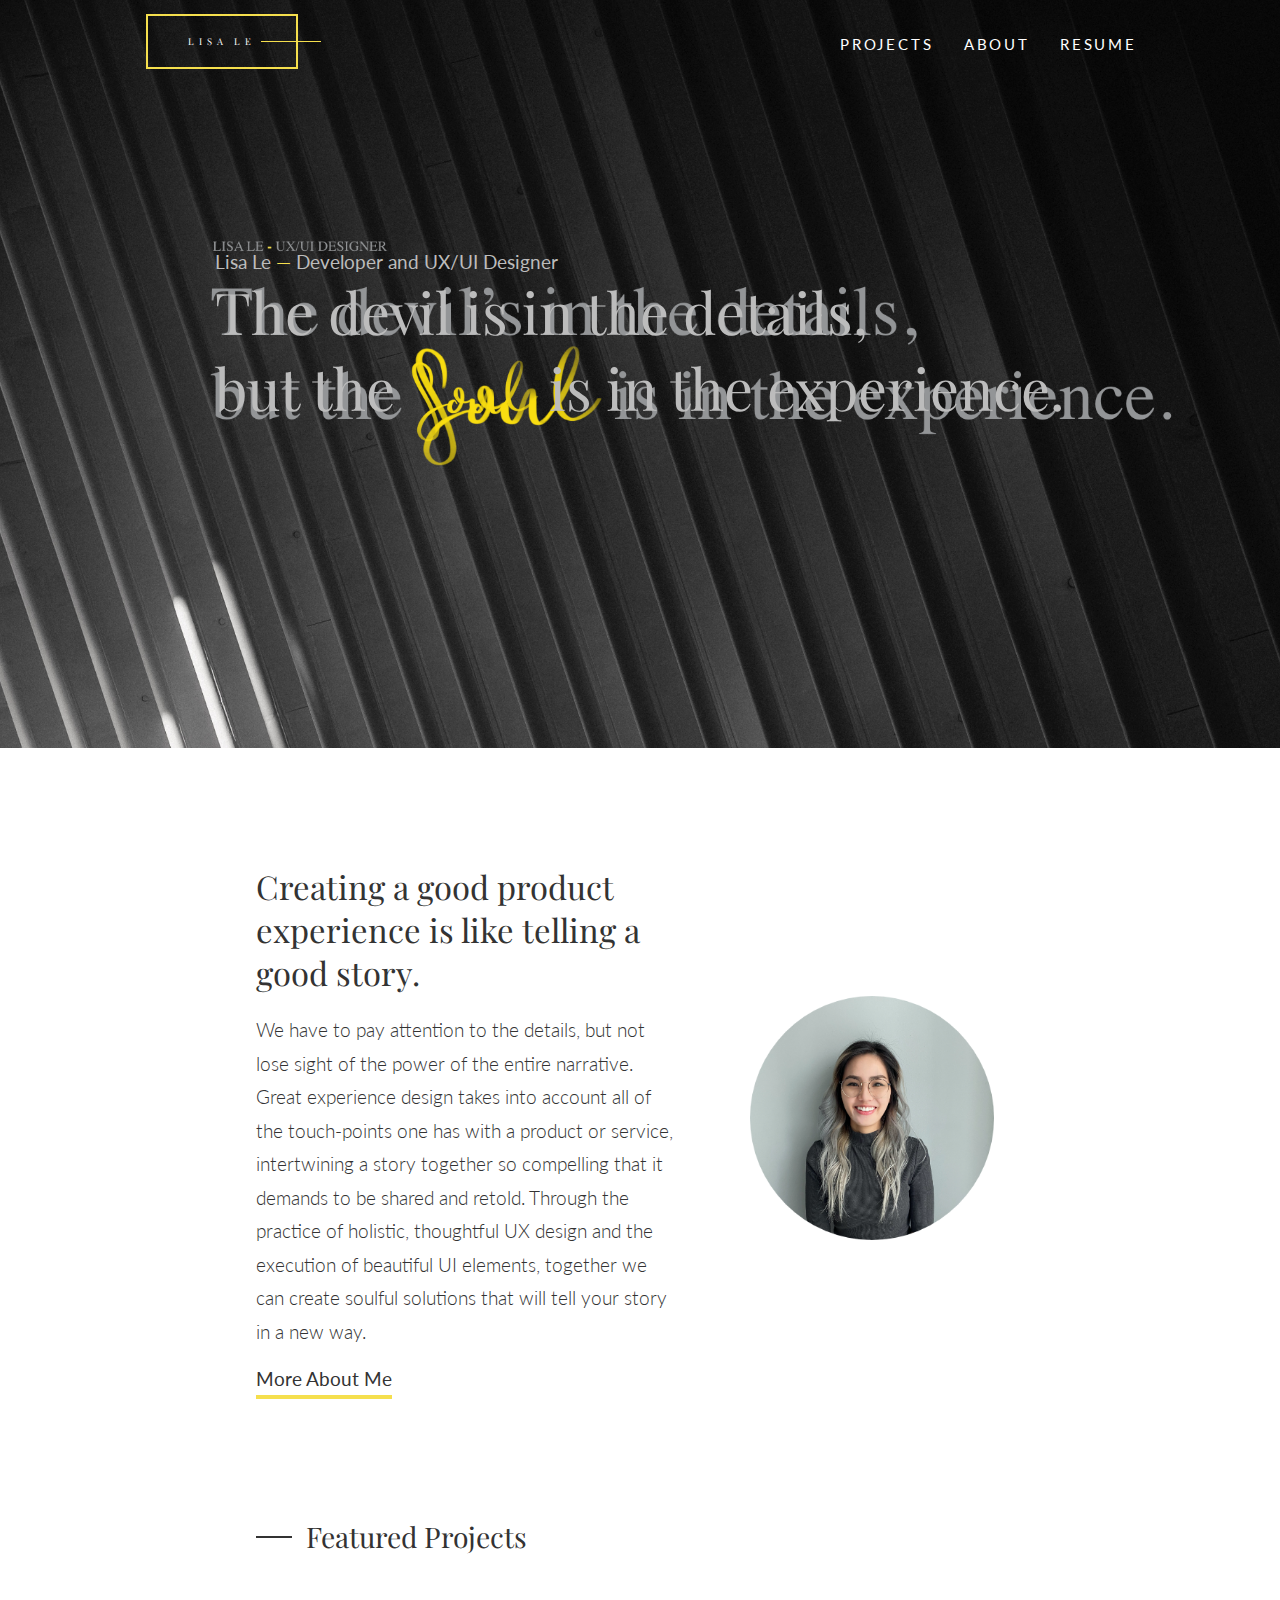
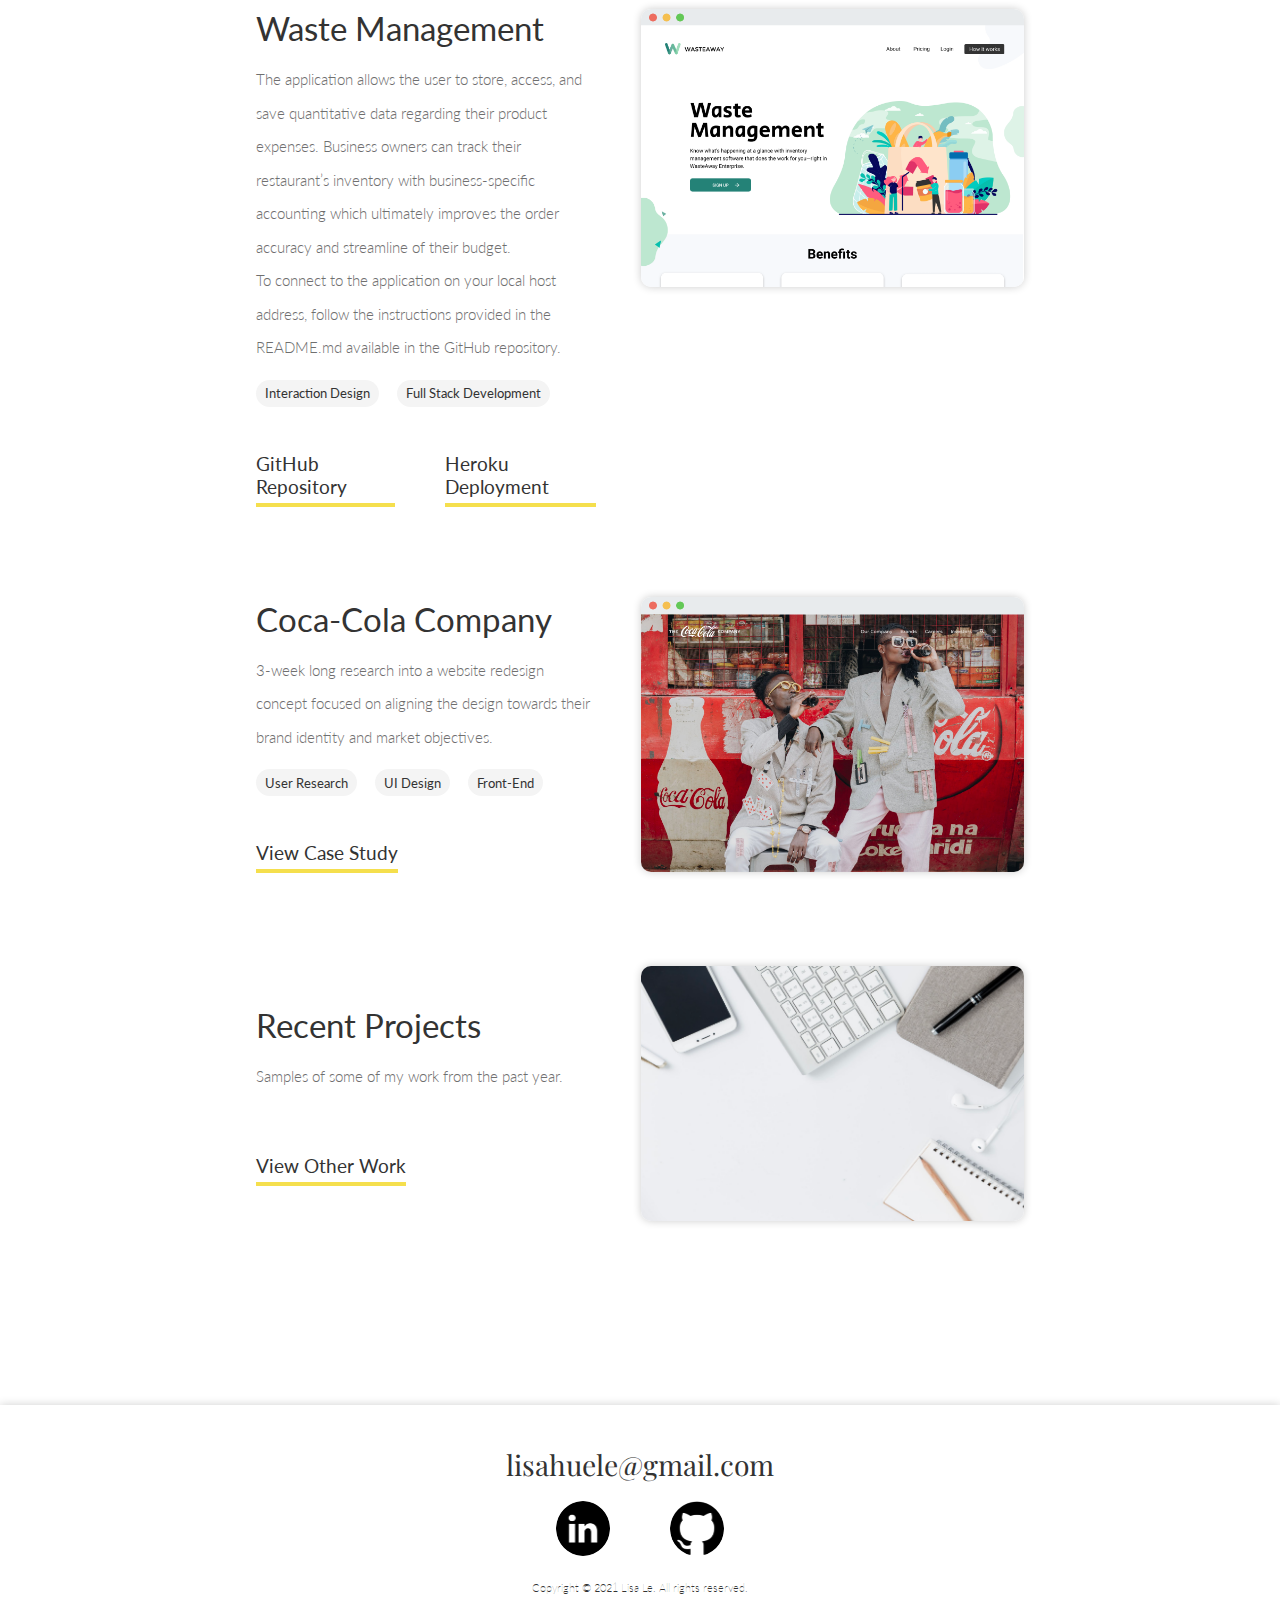
<file: index.html>
<!DOCTYPE html>
<html>
 <head>
     <link href="css/style.css" rel="stylesheet" type="text/css">
     <meta name="viewport" content="width=device-width,initial-scale=1.0">
     <link rel="preconnect" href="https://fonts.gstatic.com">
    <link href="https://fonts.googleapis.com/css2?family=Lato&display=swap" rel="stylesheet">
    <link href="https://fonts.googleapis.com/css2?family=Playfair+Display&display=swap" rel="stylesheet">

  
    <title>Lisa Le</title>
 </head>
<body>


<!--Hero Section-->
<div class="heroImage">
    <div class="heroText">
        <div>Lisa Le <span style="color:#f5df4d">&#8212</span> Developer and UX/UI Designer</div>     
        <h1>The devil is in the details,<br>but the
            &nbsp;&nbsp;&nbsp;&nbsp;&nbsp;&nbsp;&nbsp;&nbsp;&nbsp;
            is in the experience.</h1>
            <img id="image" src="Images/Soul.png">
    </div>

<!--Top Navigation-->
    <header class="header">
        <ul >
            <li><a class="scrollWork scrollHit" href="projects.html">PROJECTS</a></li>
            <li><a class="scrollHit" href="aboutMe.html">ABOUT</a></li>
            <li><a class="scrollHit" href="Resume/LisaLeResume.pdf" target="_blank">RESUME</a></li>
          </ul>

<!--LOGO sliced button-->
        <div id="navigation" class="logo">
            <a class="slice" href="index.html">
                <div class="top"><span>Lisa Le</span></div>
                <div class="bottom"><span>Lisa Le</span></div>
            </a>
        </div>
</header>
</div>

<!------------------- About Me ------------------->
<section id="profile">

<div class="aboutMe">
        <h2>Creating a good product experience is like telling a good story.</h2>
        <p>We have to pay attention to the details, but not lose sight of the power of the entire narrative. Great experience design takes into account all of the touch-points one has with a product or service, intertwining a story together so compelling that it demands to be shared and retold. Through the practice of holistic, thoughtful UX design and the execution of beautiful UI elements, together we can create soulful solutions that will tell your story in a new way.</p>
    <div class="aboutMe-child">
        <a class="link" href="aboutMe.html">More About Me</a>
    </div>
</div>
<div class="profileimg">
    <img src="Images/Lisa.png">
</div>
</section>

<section id="work">
    <div class="work-title">
        <h3>Featured Projects</h3>
    </div>

    <div class="work-container"> <!--Beats & Bops-->
        <div class="content-child">
            <h6>Waste Management</h6>
            <p>The application allows the user to store, access, and save quantitative data regarding their product expenses. Business owners can track their restaurant’s inventory with business-specific accounting which ultimately improves the order accuracy and streamline of their budget.
            <br>To connect to the application on your local host address, follow the instructions provided in the README.md available in the GitHub repository.
            </p>
            <div class="role-container">
                <div class="role">Interaction Design</div>
                <div class="role">Full Stack Development</div>
            </div>
            <div class="aboutMe-child">
            <a class="link" href="https://github.com/Group05-Project02/waste-management.git" target="_blank">GitHub Repository</a>
            <a class="link" href="https://waste-management-project2.herokuapp.com/" target="_blank">Heroku Deployment</a>
            </div>
        </div>
    
            <div class="work-child">
                <a href="https://waste-management-project2.herokuapp.com/"><img class="work-img" src="Images/wastemanagement.png" alt="Waste Management"></a>
            </div>
    </div>

    <div class="work-container"> <!--Coca Cola-->
        <div class="content-child">
            <h6>Coca-Cola Company </h6>
            <p>3-week long research into a website redesign concept focused on aligning the design towards their brand identity and market objectives.</p>
            <div class="role-container">
                <div class="role">User Research</div>
                <div class="role">UI Design</div>
                <div class="role">Front-End</div>
            </div>
            <a class="link" href="coca-cola.html">View Case Study</a>
        </div>
    
            <div class="work-child">
                <a href="coca-cola.html"><img class="work-img" src="Images/CocaCola.png" alt="Coca Cola Case Study"></a>
            </div>
    </div>

    <div class="work-container"> <!--Coca Cola-->
        <div class="content-child">
            <h6>Recent Projects </h6>
            <p>Samples of some of my work from the past year.</p>
            <div class="role-container">
                
            </div>
            <a class="link" href="coca-cola.html">View Other Work</a>
        </div>
    
        <div class="work-child">
            <a href="coca-cola.html"><img class="work-img" src="Images/more-projects.png" alt="More Projects"></a>
        </div>
    </div>
</section>

<!--footer-->
<footer>
    <div class="footerContainer">
        <div class="contact">
            <h1>lisahuele@gmail.com</h1>
        </div>
        <div class="social">
            <a href="https://www.linkedin.com/in/lisahuelee/" target="_blank"><img src="Images/LinkedIn-Logo.png" alt="LinkedIn"></a>
            <a href="https://github.com/lisahuele" target="_blank"><img src="Images/GitHub-Logo.png" alt="GitHub"></a>
        </div>
        <p class="copyRight">Copyright © 2021 Lisa Le. All rights reserved.</p>
    </div>
</footer>



<!-- script tag to jQuery -->
<script src="https://code.jquery.com/jquery-3.4.1.min.js"></script>
<script src="js/index.js"></script>


</body>
</html>
</file>
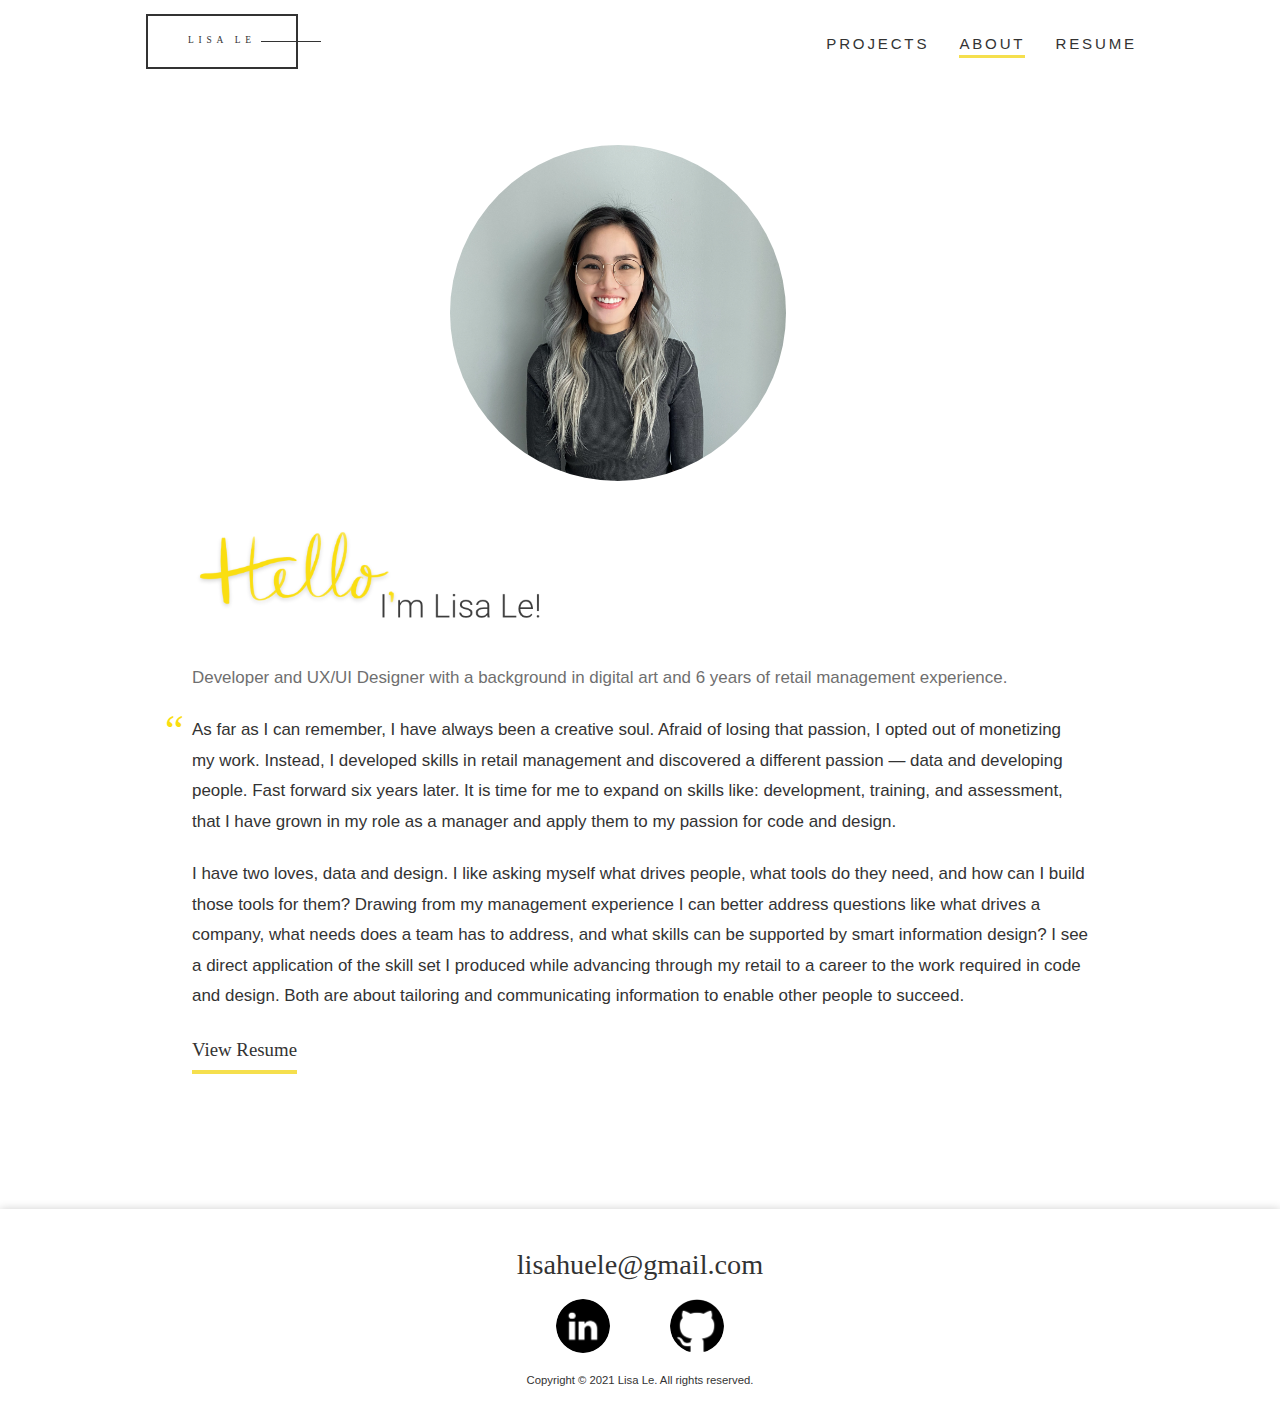
<file: aboutMe.html>
<!DOCTYPE html>
<html>
 <head>
     <link href="css/style.css" rel="stylesheet" type="text/css">
    <link href="css/aboutme.css" rel="stylesheet" type="text/css">     

    <title>Lisa Le - About Me</title>
 </head>
<body>

<!--Top Navigation-->
<header class="header">
    <ul>
        <li><a href="projects.html">PROJECTS</a></li>
        <li><a class="aboutNav" href="#">ABOUT</a></li>
        <li><a href="Resume/LisaLeResume.pdf" target="_blank">RESUME</a></li>
    </ul>

<!--LOGO sliced button-->
    <div id="navigation" class="logo">
        <a class="slice" href="index.html">
            <div class="top"><span>Lisa Le</span></div>
            <div class="bottom"><span>Lisa Le</span></div>
        </a>
    </div>
</header>

<!--content-->
<section class="about">
    <div class="contentLeft">
        <img class="profileimg" src="Images/Lisa.png">
        <!-- <h3 >Sharing the space :)</h3>
        <p>There are a ton of people in the creative space and I’d like to share with you a few of my favourites!</p>
        <div class="creatives-container">
            <div class="infobox">
                <a href="https://youtu.be/0snNB1yS3IE" target="_blank"><img class="creatives" src="Images/Sarah Kay.png"></a>
                <span class="infobox-text"><span class="bold">Sarah Kay:</span><br>Spoken Word Poet</span>
            </div>
            <div class="infobox">
                <a href="https://www.behance.net/FeliciaChiao" target="_blank"><img class="creatives" src="Images/FeliciaChiao.png"></a>
                <span class="infobox-text"><span class="bold">Felicia Chiao:</span><br>Industrial Designer & Illustrator</span>
            </div>
            <div class="infobox">
                <a href="https://open.spotify.com/artist/5cIc3SBFuBLVxJz58W2tU9?si=Yd5WCf1zQsea6vlKnUvvew" target="_blank"><img class="creatives" src="Images/OhWonder.png"></a>
                <span class="infobox-text"><span class="bold">Oh Wonder:</span><br>London-based alt-pop duo</span>
            </div>
        </div> -->
    </div>
    
    <div class="contentRight">
        <img class="hello" src="Images/Hello.png">
        <p class="sub">Developer and UX/UI Designer with a background in digital art and 6 years of retail management experience.</p>
        <p class="quote">As far as I can remember, I have always been a creative soul. Afraid of losing that passion, I opted out of monetizing my work. Instead, I developed skills in retail management and discovered a different passion — data and developing people. Fast forward six years later. It is time for me to expand on skills like: development, training, and assessment, that I have grown in my role as a manager and apply them to my passion for code and design.
        </p>
        <p>I have two loves, data and design. I like asking myself what drives people, what tools do they need, and how can I build those tools for them? Drawing from my management experience I can better address questions like what drives a company, what needs does a team has to address, and what skills can be supported by smart information design? I see a direct application of the skill set I produced while advancing through my retail to a career to the work required in code and design. Both are about tailoring and communicating information to enable other people to succeed.
        </p> 
        <a class="link" href="Resume/LisaLeResume.pdf" target="_blank">View Resume</a> 
    </div>
</section>

<!--footer-->
<footer>
    <div class="footerContainer">
        <div class="contact">
            <h1>lisahuele@gmail.com</h1>
        </div>
        <div class="social">
            <a href="https://www.linkedin.com/in/lisahuelee/" target="_blank"><img src="Images/LinkedIn-Logo.png" alt="LinkedIn"></a>
            <a href="https://github.com/lisahuele" target="_blank"><img src="Images/GitHub-Logo.png" alt="GitHub"></a>
        </div>
        <p class="copyRight">Copyright © 2021 Lisa Le. All rights reserved.</p>
    </div>
</footer>

<!-- script tag to jQuery -->
<script src="https://code.jquery.com/jquery-3.4.1.min.js"></script>
<script src="js/index.js"></script>

</body>
</html>
</file>
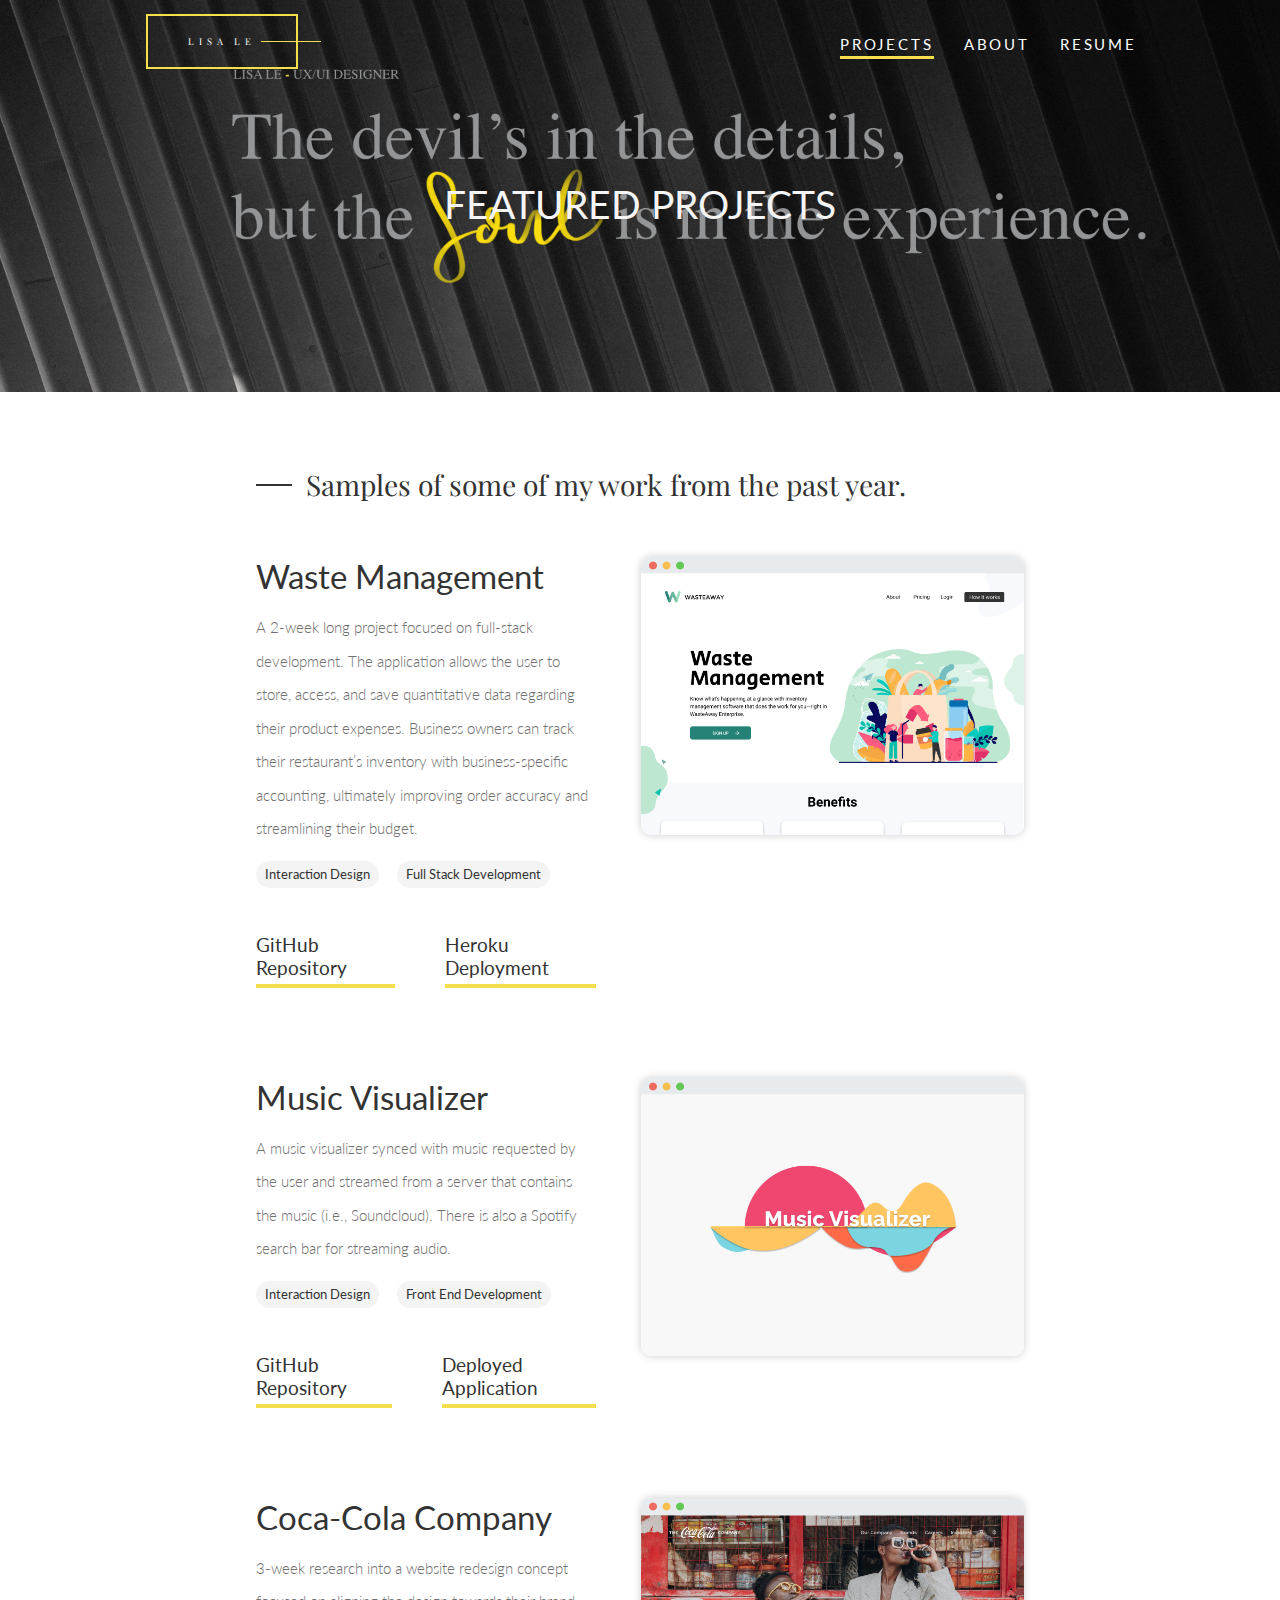
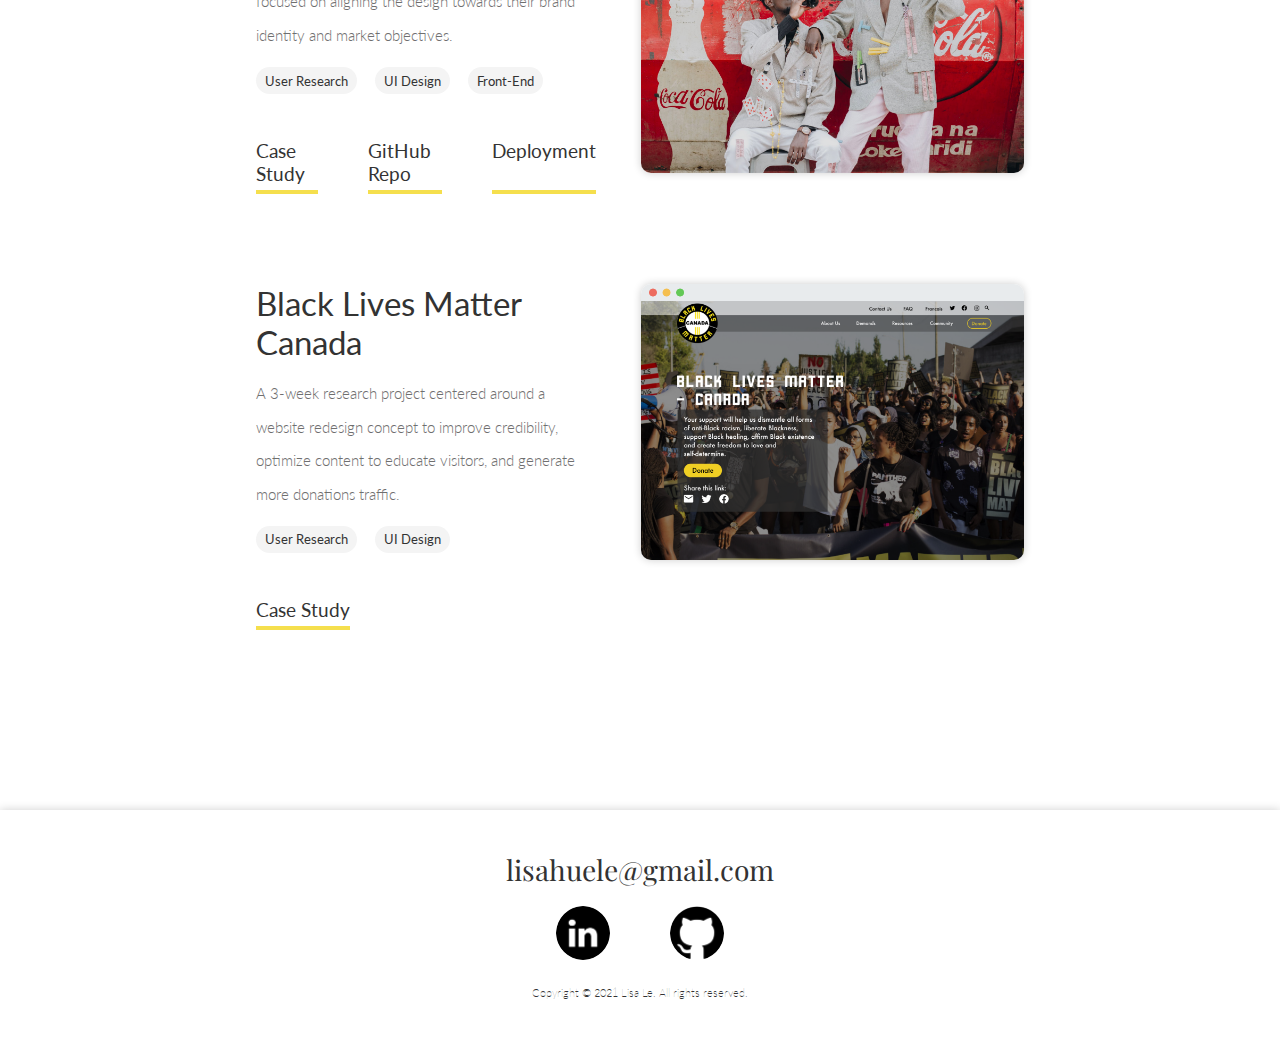
<file: projects.html>
<!DOCTYPE html>
<html>
 <head>
     <link href="css/style.css" rel="stylesheet" type="text/css">
     <link href="css/projects.css" rel="stylesheet" type="text/css">
     <meta name="viewport" content="width=device-width,initial-scale=1.0">
     <link rel="preconnect" href="https://fonts.gstatic.com">
    <link href="https://fonts.googleapis.com/css2?family=Lato&display=swap" rel="stylesheet">
    <link href="https://fonts.googleapis.com/css2?family=Playfair+Display&display=swap" rel="stylesheet">

  
    <title>Lisa Le</title>
 </head>
<body>


<!--Hero Section-->
<div class="heroImage">   
        <h1>Featured Projects</h1>

<!--Top Navigation-->
    <header class="header">
        <ul >
            <li><a class="scrollWork scrollHit project-nav" href="projects.html">PROJECTS</a></li>
            <li><a class="scrollHit" href="aboutMe.html">ABOUT</a></li>
            <li><a class="scrollHit" href="Resume/LisaLeResume.pdf" target="_blank">RESUME</a></li>
          </ul>

<!--LOGO sliced button-->
        <div id="navigation" class="logo">
            <a class="slice" href="index.html">
                <div class="top"><span>Lisa Le</span></div>
                <div class="bottom"><span>Lisa Le</span></div>
            </a>
        </div>
</header>
</div>

<!------------------- Work ------------------->
<section id="work">
    <div class="work-title">
        <h3>Samples of some of my work from the past year.</h3>
    </div>

    <div class="work-container"> <!--Waste Management-->
        <div class="content-child">
            <h6>Waste Management</h6>
            <p>A 2-week long project focused on full-stack development. The application allows the user to store, access, and save quantitative data regarding their product expenses. Business owners can track their restaurant’s inventory with business-specific accounting, ultimately improving order accuracy and streamlining their budget.
            </p>
            <div class="role-container">
                <div class="role">Interaction Design</div>
                <div class="role">Full Stack Development</div>
            </div>
            <div class="aboutMe-child">
            <a class="link" href="https://github.com/Group05-Project02/waste-management.git" target="_blank">GitHub Repository</a>
            <a class="link" href="https://waste-management-project2.herokuapp.com/" target="_blank">Heroku Deployment</a>
            </div>
        </div>
    
            <div class="work-child">
                <a href="https://waste-management-project2.herokuapp.com/"><img class="work-img" src="Images/wastemanagement.png" alt="Waste Management"></a>
            </div>
    </div>

    <div class="work-container"> <!--Beats & Bops-->
        <div class="content-child">
            <h6>Music Visualizer</h6>
            <p>A music visualizer synced with music requested by the user and streamed from a server that contains the music (i.e., Soundcloud). There is also a Spotify search bar for streaming audio. 
            </p>
            <div class="role-container">
                <div class="role">Interaction Design</div>
                <div class="role">Front End Development</div>
            </div>
            <div class="aboutMe-child">
            <a class="link" href="https://github.com/uotgroup3/beats-and-bops" target="_blank">GitHub Repository</a>
            <a class="link" href="https://uotgroup3.github.io/beats-and-bops/" target="_blank">Deployed Application</a>
            </div>
        </div>
    
            <div class="work-child">
                <a href="https://uotgroup3.github.io/beats-and-bops/"><img class="work-img" src="Images/music-visualizer.png" alt="Music Visualizer"></a>
            </div>
    </div>

    <div class="work-container"> <!--Coca Cola-->
        <div class="content-child">
            <h6>Coca-Cola Company </h6>
            <p>3-week research into a website redesign concept focused on aligning the design towards their brand identity and market objectives.</p>
            <div class="role-container">
                <div class="role">User Research</div>
                <div class="role">UI Design</div>
                <div class="role">Front-End</div>
            </div>
            <div class="aboutMe-child">
                <a class="link" href="coca-cola.html">Case Study</a>
                <a class="link" href="https://github.com/cocacolay/coca-colacompany.git" target="_blank">GitHub Repo</a>
                <a class="link" href="https://cocacolay.github.io/coca-colacompany/" target="_blank">Deployment</a>
            </div>
        </div>
    
            <div class="work-child">
                <a href="coca-cola.html"><img class="work-img" src="Images/CocaCola.png" alt="Coca Cola Case Study"></a>
            </div>
    </div>

    <div class="work-container"> <!--BLM -->
        <div class="content-child">
            <h6>Black Lives Matter Canada</h6>
            <p>A 3-week research project centered around a website redesign concept to improve credibility, optimize content to educate visitors, and generate more donations traffic.</p>
            <div class="role-container">
                <div class="role">User Research</div>
                <div class="role">UI Design</div>
            </div>
            <a class="link" href="blm.html">Case Study</a>
        </div>
    
            <div class="work-child">
                <a href="blm.html"><img class="work-img" src="Images/BLM.png" alt="Black Lives Matter Canada Case Study"></a>
            </div>
    </div>
</section>

<!--footer-->
<footer>
    <div class="footerContainer">
        <div class="contact">
            <h1>lisahuele@gmail.com</h1>
        </div>
        <div class="social">
            <a href="https://www.linkedin.com/in/lisahuelee/" target="_blank"><img src="Images/LinkedIn-Logo.png" alt="LinkedIn"></a>
            <a href="https://github.com/lisahuele" target="_blank"><img src="Images/GitHub-Logo.png" alt="GitHub"></a>
        </div>
        <p class="copyRight">Copyright © 2021 Lisa Le. All rights reserved.</p>
    </div>
</footer>

<!-- script tag to jQuery -->
<script src="https://code.jquery.com/jquery-3.4.1.min.js"></script>
<script src="js/index.js"></script>

</body>
</html>
</file>
<file: css/style.css>
* {
    box-sizing: border-box;
}

body, html {
    min-height: 100%;
    width: 100%;
    margin:0;
    padding: 0;
}

body {
    font-family: 'Lato', sans-serif;
    margin: 0;
    font-size: calc(15px + 0.3vw);
    background-color: white;
    position: relative;
    color: #333333;
}

/*Text*/
h1 {
    font-family: 'Playfair Display', serif;
    font-size: calc(20px + 1.5vw);
    font-weight: normal;
    color: #333; 
}

h2 {
    font-family: 'Playfair Display', serif;
    font-weight: normal;
    font-size: calc(20px + 1vw);
}

h3  {
    font-family: 'Playfair Display', serif;
    font-weight: normal;
    font-size: 1.5em;
    margin-bottom: 1vh;
}

h4 {
    font-family: 'Lato', sans-serif;
    font-weight: normal;
    font-size: 1.5em;
}

h5 {
    font-family: 'Lato', sans-serif;
    font-weight: lighter;
    font-size: calc(20px + 1vw);
}

h6 {
    font-family: 'Lato', sans-serif;
    font-weight: normal;
    font-size: calc(20px + 1vw);
    margin: 0;
}

p {
    line-height: calc(20px + 1.5vh);
    font-weight: 300;
}

.bold {
    font-weight: bold;
}
/*----------Hero Section-------------*/
.heroImage {
    background-image: url("../Images/Hero.png");
    height: calc(300px + 35vw);
    background-position: center;
    background-repeat: no-repeat;
    background-size: cover;
    position: relative;
}

.heroText {
    text-align: left;
    position: absolute;
    top: 45%;
    left: 50%;
    transform: translate(-50%, -50%);
    padding-top: 0px;
}
.heroText div {
    margin: 0;
    font-family: 'Lato', sans-serif;
    font-weight: normal;
    font-size: calc(15px + 0.3vw);
    color: #BCBCBC;
    text-transform: none;
    white-space: nowrap;
}
.heroText h1 {
    margin: 0;
    font-size: 4.5vw;
    font-weight: normal;
    color: #BCBCBC;
    white-space: nowrap;
}
#image {
    position: absolute;
    padding: 0%;
    top: 63%;
    left: 23%;
    width: 10vw;
    height: auto;
}

/*Navigation*/
.header {
    width: 100%;
    height: 100px;
    font-family: 'Lato', sans-serif;
    font-weight: normal;
    letter-spacing: 0.15em;
}

ul { 
    float: right;
    padding-top: 5px;
    padding-right: 10%; 
    list-style: none; 
    display: table;
    width: 10%;
    text-align: center;
  }

li { 
    display: table-cell; 
    position: relative; 
    padding: 0.75em 1em;
    font-size: 0.8em;
    color: white;
  }
  
a {
    text-decoration: none;
    color: white;
    display: inline-block;
    position: relative;
  }

 a:hover {
     color: #F5DF4D;
 } 

a:active, a:focus {
    outline: none;
}

 @media (max-width: 980px) {
    .header {
        height: 150px; }
    ul {
        float: none;
        position: relative;
        top: 20%;
        left: 50%;
        transform: translate(-50%, -50%);
        padding-right: 0;

    }
    #navigation {
        float: none;
        position: relative;
        top: 20%;
        left: 50%;
        transform: translate(-50%, -50%);
    }
  }

/*LOGO sliced button*/
#navigation {
    font-family: 'Playfair Display', serif;
    float: left;
    font-size: 0.5em;
    padding-left: 5%;
    padding-top: 1.5em;
    padding-bottom: 1.5em;
    width: 400px;
    display: table;
    text-align: center;
}
.logo {
    text-transform: uppercase;
    text-decoration: none;
    display: inline-block;
    padding: 15px 20px;
    position: relative;
}

.slice {
    padding: 1.2rem 2.5rem;
    border: 2px solid #F5DF4D;
    text-decoration: none;
    color: white;
    border-radius: 0rem;
    letter-spacing: 0.3rem;
    position: relative;
    -webkit-transition: all 70ms cubic-bezier(0.890,0,0.014,1);/*older webkit*/
    -webkit-transition: all 70ms cubic-bezier(0.890, 0, 0.170,0.140, 1.225);
    -moz-transition: all 70ms cubic-bezier(0.890, -0.170, 0.140, 1.225); 
    -o-transition: all 800ms cubic-bezier(0.890, -0.170, 0.140, 1.225); 
    transition: all 800ms cubic-bezier(0.890, -0.170, 0.140, 1.225); /* custom */
    -webkit-transition-timing-function: cubic-bezier(0.890, 0, 0.140, 1); /* older webkit */
    -webkit-transition-timing-function: cubic-bezier(0.890, -0.170, 0.140, 1.225); 
    -moz-transition-timing-function: cubic-bezier(0.890, -0.170, 0.140, 1.225); 
    -o-transition-timing-function: cubic-bezier(0.890, -0.170, 0.140, 1.225); 
    transition-timing-function: cubic-bezier(0.890, -0.170, 0.140, 1.225); /* custom */ 
}

.slice .top {
    position: relative;
    height: 6px;
    text-decoration: none;
    color: white;
    overflow: hidden;
    top: 0;
    -webkit-transition: all 200ms cubic-bezier(1.000, 0, 0.025, 1); /* older webkit */
    -webkit-transition: all 200ms cubic-bezier(1.000, -0.055, 0.025, 1.040); 
    -moz-transition: all 200ms cubic-bezier(1.000, -0.055, 0.025, 1.040); 
    -o-transition: all 200ms cubic-bezier(1.000, -0.055, 0.025, 1.040); 
    transition: all 200ms cubic-bezier(1.000, -0.055, 0.025, 1.040); /* custom */
    
    -webkit-transition-timing-function: cubic-bezier(1.000, 0, 0.025, 1); /* older webkit */
    -webkit-transition-timing-function: cubic-bezier(1.000, -0.055, 0.025, 1.040); 
    -moz-transition-timing-function: cubic-bezier(1.000, -0.055, 0.025, 1.040); 
    -o-transition-timing-function: cubic-bezier(1.000, -0.055, 0.025, 1.040); 
    transition-timing-function: cubic-bezier(1.000, -0.055, 0.025, 1.040); /* custom */
      
    -webkit-transition-delay:0.25s;     
    -moz-transition-delay: 0.25s; 
    -ms-transition-delay: 0.25s;     
    -o-transition-delay: 0.25s;     
    transition-delay: 0.25s;
}
 
.slice .bottom {
    position: relative;
    color: white;
    height: 6px;
    overflow: hidden;
    text-decoration: none;
    bottom: 0;
    -webkit-transition: all 200ms cubic-bezier(1.000, 0, 0.025, 1); /* older webkit */
    -webkit-transition: all 200ms cubic-bezier(1.000, -0.055, 0.025, 1.040); 
    -moz-transition: all 200ms cubic-bezier(1.000, -0.055, 0.025, 1.040); 
    -o-transition: all 200ms cubic-bezier(1.000, -0.055, 0.025, 1.040); 
    transition: all 200ms cubic-bezier(1.000, -0.055, 0.025, 1.040); /* custom */
    
    -webkit-transition-timing-function: cubic-bezier(1.000, 0, 0.025, 1); /* older webkit */
    -webkit-transition-timing-function: cubic-bezier(1.000, -0.055, 0.025, 1.040); 
    -moz-transition-timing-function: cubic-bezier(1.000, -0.055, 0.025, 1.040); 
    -o-transition-timing-function: cubic-bezier(1.000, -0.055, 0.025, 1.040); 
    transition-timing-function: cubic-bezier(1.000, -0.055, 0.025, 1.040); /* custom */
      
    -webkit-transition-delay:0.25s;     
    -moz-transition-delay: 0.25s; 
    -ms-transition-delay: 0.25s;     
    -o-transition-delay: 0.25s;     
    transition-delay: 0.25s;
}

.slice .bottom span {
    top: -6px;
    position: absolute;
    text-decoration: none;
    left: 0;
    color: white;
  }

.slice .top span {
    color: white;
}

.slice:hover .top {
    top: -5px;
    -webkit-transition-delay:0.35s;     
    -moz-transition-delay: 0.35s; 
    -ms-transition-delay: 0.35s;     
    -o-transition-delay: 0.35s;     
    transition-delay: 0.35s; 
    color: white;
}

.slice:hover .bottom {
    bottom: -5px;
    -webkit-transition-delay:0.35s;     
    -moz-transition-delay: 0.35s; 
    -ms-transition-delay: 0.35s;     
    -o-transition-delay: 0.35s;     
    transition-delay: 0.35s; 
    color: white;
}
.slice:hover, .slice:focus, .slice:active {
    margin-left: 10px;
    color: white;
}

.slice:before {
	content: '';
	height: 1px;
	width: 60px;
	background-color: #F5DF4D;
	position: absolute;
	margin-top: 6px;
    right: -25px;
    color: white;
  
  -webkit-transition: all 600ms cubic-bezier(0.890, 0, 0.140, 1); /* older webkit */
  -webkit-transition: all 600ms cubic-bezier(0.890, -0.170, 0.140, 1.225); 
  -moz-transition: all 600ms cubic-bezier(0.890, -0.170, 0.140, 1.225); 
  -o-transition: all 600ms cubic-bezier(0.890, -0.170, 0.140, 1.225); 
  transition: all 600ms cubic-bezier(0.890, -0.170, 0.140, 1.225); /* custom */

  -webkit-transition-timing-function: cubic-bezier(0.890, 0, 0.140, 1); /* older webkit */
  -webkit-transition-timing-function: cubic-bezier(0.890, -0.170, 0.140, 1.225); 
  -moz-transition-timing-function: cubic-bezier(0.890, -0.170, 0.140, 1.225); 
  -o-transition-timing-function: cubic-bezier(0.890, -0.170, 0.140, 1.225); 
  transition-timing-function: cubic-bezier(0.890, -0.170, 0.140, 1.225); /* custom */
}
.slice:hover:before{
    width: 130%;
    color: white;
}

/*---------------- Header Stuck ----------------*/

.header-stuck {
    background-color: white;
    height: fit-content;
    background-position: center;
    background-repeat: no-repeat;
    position: fixed;
    z-index: 5;
    box-shadow: 0px 0px 3px 0.5px rgba(0, 0, 0, 0.19);
    -webkit-box-shadow: 0px 0px 3px 0.5px rgba(0, 0, 0, 0.19);
    -moz-box-shadow: 0px 0px 3px 0.5px rgba(0, 0, 0, 0.19);
    animation: fadein;
    animation-duration: 0.3s;
}

@keyframes fadein {
    0% {
        opacity: 0;
    }

    100% {
        opacity: 100%;
    }
}

.header-stuck a {
    color: #333;
}

.header-stuck a:hover {
    color: #939597;
}


.slice-stuck, .slice-stuck .top-stuck, .slice-stuck .bottom-stuck, .slice-stuck .bottom-stuck span, .slice-stuck .top-stuck span, .slice-stuck:hover .bottom-stuck, .slice-stuck:hover .top-stuck, .slice-stuck:hover, .slice-stuck:focus, .slice-stuck:active, .slice-stuck:before  {
    color: #333;
}

.slice-stuck {
    border: 2px solid #333;
}

.slice-stuck:before {
    background-color: #333;
}

@media (max-width: 980px) {
    .header-stuck {
        height: 150px; }
    .header-stuck ul {
        float: none;
        position: relative;
        top: 5%;
        left: 50%;
        transform: translate(-50%, -50%);
        padding-right: 0;

    }
    .header-stuck #navigation {
        float: none;
        position: relative;
        top: 10%;
        left: 50%;
        transform: translate(-50%, -50%);
    }
  }

/*----------------------- ABOUT ME -----------------------*/

#profile {
    display: flex;
    flex-direction: row;
    justify-content: center;
    align-items: center;
    margin: 10vh 20% 10vh 20%;
}

#profile > div:not(:first-child) {
    margin-left: 5vh;
}

.profileimg {
    display: flex;
    justify-content: center;
    align-items: center;
}

.profileimg img {
    width: 80%;
    height: 80%;
    min-width: 200px;
}

.aboutMe {
    display: flex;
    flex-direction: column;
    justify-content: center;
    width: 60%;
}

.aboutMe h2 {
    margin-bottom: 0;
}

.aboutMe-child {
    display: flex;
    gap: 50px;
    
}

.link {
    cursor: pointer;
    color: #333;
    display: block;
    text-decoration: none;
    position: relative;
    width: fit-content;
    border-bottom: 4px solid #F5DF4D;
    padding-bottom: 5px;
    font-family: 'Lato', serif;
    font-size: 1em;
}

.link:hover {
    color: #333;
}

.link:after {
    content: "";
    background: #F5DF4D;
	mix-blend-mode: normal;
    width: calc(100% + 20px);
    height: 0;
    position: absolute;
    bottom: -4px;
    left: -10px;
    z-index: -1;
	transition: all .3s cubic-bezier(0.445, 0.05, 0.55, 0.95);
}

.link:hover::after {
    height: calc(100% + 8px);
}

@media (max-width: 1200px) {
    #profile {
       margin: 10vh 10% 10vh 10%;
       flex-direction: column-reverse;
       justify-content: center;
       align-items: center;
       text-align: center;
    }
    #profile img {
        height: 50%;
        width: 50%;
    }
    .aboutMe {
        align-items: center;
        width: 100%;
    }
}

/*-------------------------- MY WORK --------------------------*/
#work {
    display: flex;
    flex-direction: column;
    margin: 5vh 20% 0 20%;
}

.work-title:not(:last-child) {
    margin-bottom: 5vh;
}

.work-container {
    margin-bottom: 10vh;
}

.work-title:active, #work:focus {
    outline: none;
}

.work-title h3 {
    padding-left: 50px;
    position: relative;
}

.work-title h3:before {
    content: "";
    width: 4vh;
    height: 2px;
    position: absolute;
    background-color: #333;
    left: 0;
    top: 50%;
}

.work-container {
    display: flex;
    flex-direction: row;
}

.content-child p {
    color: #6F6F6F;
    font-size: 0.8em;
}

.content-child {
    margin-right: 5vh;
    width: 80%;
    display: flex;
    flex-direction: column;
    justify-content: center;
}

.role-container {
    display: flex;
    margin-bottom: 5vh;
    flex-wrap: wrap;
}

.role {
    border-radius: 20px;
    background-color: #F4F4F4;
    width: fit-content;
    padding: 0.6vh 1vh 0.6vh 1vh;
    font-size: 0.7em;
}

.role:not(:first-child) {
    margin-left: 2vh;
}

.work-child {
    position: relative;
    width: 90%;
}

.work-img {
    opacity: 1;
    width: 100%;
    display: block;
    transition: ease 0.3s;
    backface-visibility: hidden;
    -webkit-box-shadow: 0 0 9px 0px rgba(0, 0, 0, 0.2);
    -moz-box-shadow: 0 0 9px 0px rgba(0, 0, 0, 0.2);
    box-shadow: 0 0 9px 0px rgba(0, 0, 0, 0.2);
    border-radius: 10px;
}

.work-child:hover img {
    transform: scale(1.05);

}

@media (max-width: 980px) {
    #work {
        margin: 0 10% 0 10%;
    }
    
    .work-container {
        flex-direction: column-reverse;
    }

    .content-child {
        margin: 2vh 0 0 0;
    }
}

/*------------------------------- FOOTER -------------------------------*/
footer {
    width: 100%;
    margin-top: 10vh;
    height: min-content;
    background-color: white;
    padding: 20px 0 20px 0;
    -webkit-box-shadow: 0 0 9px 0px rgba(0, 0, 0, 0.19);
    -moz-box-shadow: 0 0 9px 0px rgba(0, 0, 0, 0.19);
    box-shadow: 0 0 9px 0px rgba(0, 0, 0, 0.19);
    bottom: 0 auto;
    display: flex;
    flex-direction: column;
    justify-content: center;
    align-items: center;
    text-align: center;
}

.footerContainer {
    margin: 20px 15% 0 15%;
    width: 70%;
    display: flex;
    justify-content: center;
    align-items: center;
}


.footerContainer {
    flex-direction: column;
}

.footerContainer h1 {
    font-size: 1.5em;
    margin: 0;
}

.contact a {
    color: black;
    display: block;
    text-decoration: none;
    position: relative;
}

.contact a:after {
    content: "";
    background: #F5DF4D;
	mix-blend-mode: multiply;
    width: calc(100% + 20px);
    height: 0;
    position: absolute;
    bottom: -4px;
    left: -10px;
	transition: all .3s cubic-bezier(0.445, 0.05, 0.55, 0.95);
}

.footerContainer a:hover::after {
    height: calc(100% + 8px)
}

.contact {
    align-items: center;
    justify-content: center;
    margin-bottom: 2vh;
}

.social {
    flex-direction: row;
}

.social img {
    width: 50%;
    border-radius: 100%;
}

.social img:hover  {
    background-color: #F5DF4D;
	mix-blend-mode: multiply;
	transition: all .3s cubic-bezier(0.445, 0.05, 0.55, 0.95);
}

.copyRight {
    font-size: 0.6em;
    font-weight: lighter;
}

@media (max-width: 980px) {
    footer {
        margin-top: 5vh;
    }
}
</file>
<file: css/aboutme.css>
body, html {
    width: 100%;
    margin: 0;
    padding: 0;
    scroll-behavior: smooth;
}

body {
    height: 100vh;
    position: relative;
}

p {
    line-height: 1.8em;
    font-size: 0.9em;
}

h2 {
    text-transform: none;
    font-size: calc(20px + 0.3vw);
    margin-bottom: -10px;
}

.aboutNav {
    border-bottom: 3px solid #F5DF4D;;
    padding-bottom: 3px;
}

.header a {
    color: #333;
}

.slice, .slice .top, .slice .bottom, .slice .bottom span, .slice .top span, .slice:hover .top, .slice:hover .bottom, .slice:hover, .slice:focus, .slice:active, .slice:before  {
    color: #333;
}

.slice {
    border: 2px solid #333;
}

.slice:before {
    background-color: #333;
}

.header a:hover {
    color: #939597;
}
/*--------------- CONTENT ---------------*/
.about {
    display: flex;
    flex-direction: row;
    padding: 5vh 15% 0vh 15%;
    width: 100%;

}

@media (max-width: 1500px) {
    .about {
        padding: 5vh 15% 5vh 15%;
        flex-direction: column;
    }
}

.contentLeft {
    display: flex;
    flex-direction: column;
    align-items: center;
    justify-content: center;
    text-align: center;
    margin-right: 5vh;
}

.contentLeft h3 {
    margin: 5vh 0 0 0;
}

.profileimg {
    max-width: 350px;
    min-width: 300px;
}

.creatives-container div:not(:first-child) {
    margin-left: 1vw;
}

.creatives {
    max-width: 75px;
}

.infobox {
    position: relative;
    display: inline-block;
}

.infobox .infobox-text {
    visibility: hidden;
    width: 13vh;
    background-color: #6F6F6F;
    font-weight: 300;
    color: #fff;
    text-align: center;
    font-size: 0.8em;
    border-radius: 6px;
    padding: 5px;
    position: absolute;
    z-index: 1;
    top: 110%;
    left: 50%;
    margin-left: -70px;
}

.infobox .infobox-text::after {
    content: "";
    position: absolute;
    bottom: 100%;
    left: 50%;
    border-width: 5px;
    border-style: solid;
    border-color: transparent transparent #6F6F6F transparent;
}

.infobox:hover .infobox-text {
    visibility: visible;
}

.contentRight {
    display: flex;
    flex-direction: column;
    margin-left: 80px;
    justify-content: center;
    line-height: 30px;
}

.contentRight img {
    max-width: 350px;
    min-width: 350px;
}

.contentRight p {
    margin-bottom: 5px;
}

.sub {
    color: #6F6F6F;
    font-weight: 500;
}

.quote {
    position: relative;
}

.quote:before {
    content: "\201C";
    font-size: 2.5em;
    color: #FADE11;
    font-family: 'Times New Roman', Times, serif;
    position: absolute;
    left: -3vh;
}

.link {
    margin-top: 2vh;
}

@media (max-width: 1500px) {
    .contentLeft {
        margin-bottom: 5vh;
    }
    .contentRight {
        margin-left: 0;
        font: 20px;
    }
    .contentRight img {
        margin-bottom: 20px;
    }
}


@media (max-width: 980px) {
    .header {
        height: 150px; }
    ul {
        float: none;
        position: relative;
        top: 20%;
        left: 50%;
        transform: translate(-50%, -50%);
        padding-right: 0;

    }
    #navigation {
        float: none;
        position: relative;
        top: 20%;
        left: 50%;
        transform: translate(-50%, -50%);
    }
  }
</file>
<file: css/projects.css>
.heroImage {
    height: calc(200px + 15vw);
}

.heroImage h1 {
    font-family: 'Lato', serif;
    font-size: calc(20px + 1.5vw);
    text-align: center;
    color: #f5f5f5;
    font-weight: normal;
    
    position: absolute;
    top: 45%;
    left: 50%;
    transform: translate(-50%, -50%);
    text-transform: uppercase;
    white-space: nowrap;
}

.project-nav {
    border-bottom: 3px solid #F5DF4D;;
    padding-bottom: 3px;
}
</file>
